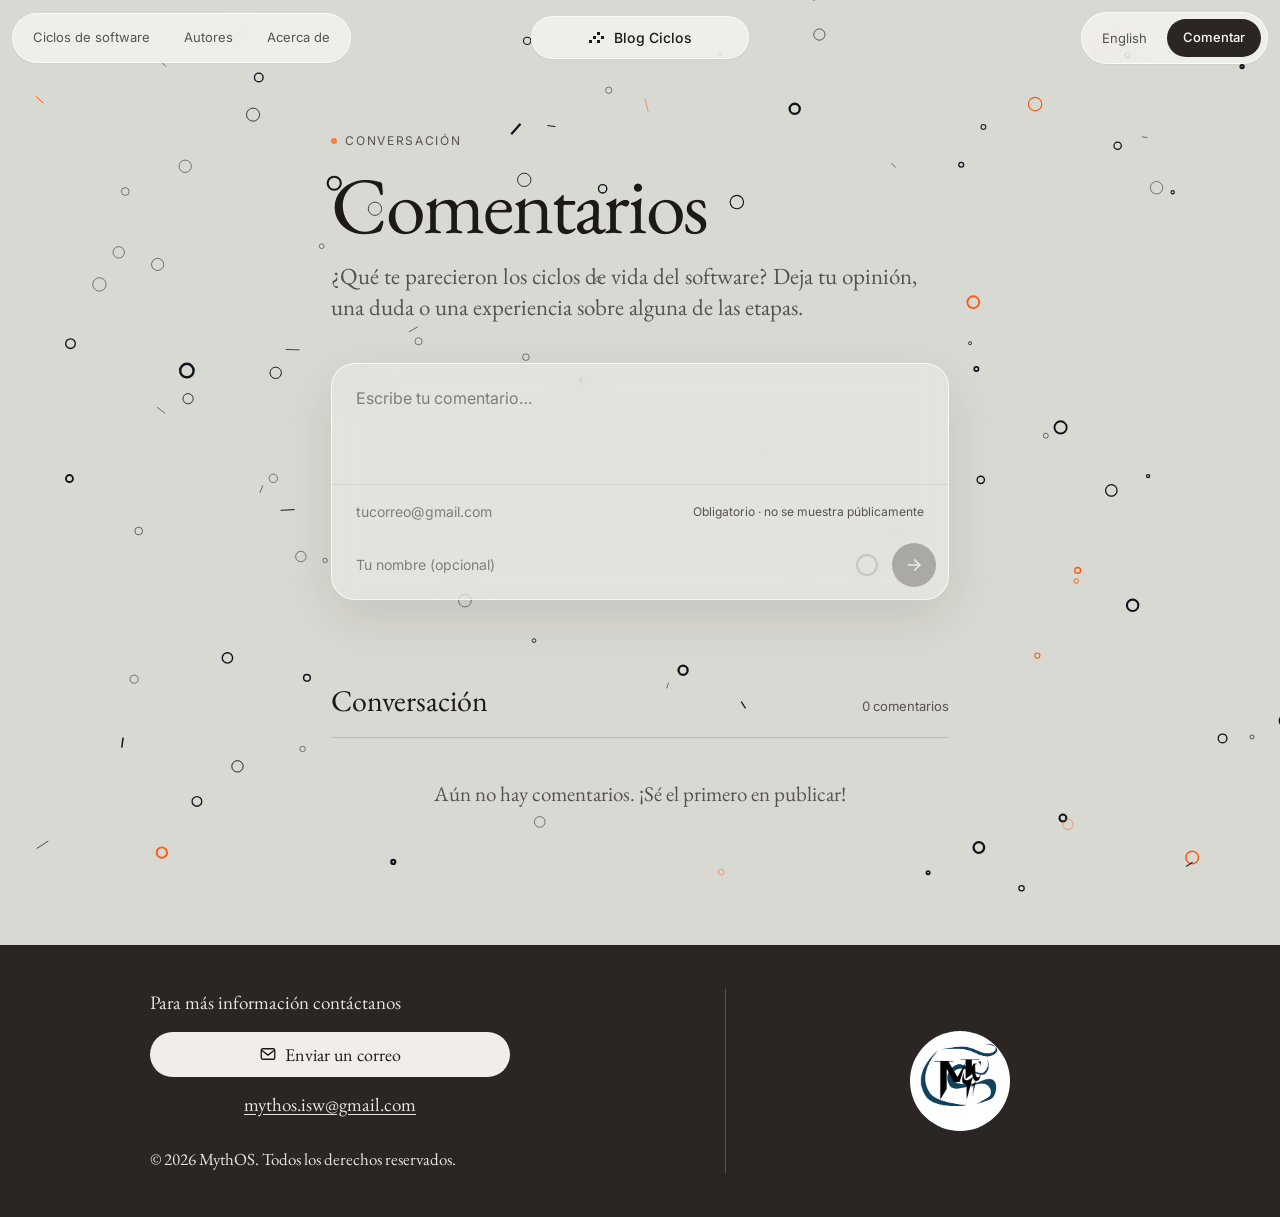
<file: comentarios.html>
<!doctype html>
<html lang="es">

<head>
    <meta charset="utf-8">
    <meta name="viewport" content="width=device-width, initial-scale=1, viewport-fit=cover">
    <meta name="theme-color" content="#d9d9d3">
    <meta name="color-scheme" content="light">
    <title>Comentarios - Blog Ciclos</title>
    <meta name="description" content="Comparte tu opinión sobre los ciclos de vida del software.">
    <link rel="preconnect" href="https://fonts.googleapis.com">
    <link rel="preconnect" href="https://fonts.gstatic.com" crossorigin>
    <link
        href="https://fonts.googleapis.com/css2?family=EB+Garamond:wght@400;500&family=Inter:wght@400;500&display=swap"
        rel="stylesheet">
    <link rel="stylesheet" href="styles.css">
    <link rel="stylesheet" href="comentarios.css">
    <link rel="stylesheet" href="mobile.css">
    <noscript><style>[data-in]{opacity:1 !important}</style></noscript>
</head>

<body>

    <!-- Fondo de partículas (detrás de todo) -->
    <canvas id="particles" class="bg-particles" aria-hidden="true"></canvas>

    <!-- Contenedor oculto del traductor de Google (lo controla translate.js) -->
    <div id="google_translate_element" hidden></div>

    <!-- ============ NAVBAR ============ -->
    <header class="nav" id="nav">
        <nav class="pill pill--left" aria-label="Principal">
            <a href="index.html#posts">Ciclos de software</a>
            <a href="index.html#autores">Autores</a>
            <a href="index.html#acerca">Acerca de</a>
        </nav>

        <a class="pill pill--logo" href="index.html" aria-label="Blog Ciclos, inicio">
            <svg class="logo-mark" width="18" height="18" viewBox="0 0 18 18" aria-hidden="true">
                <g fill="currentColor">
                    <rect x="1" y="11" width="3" height="3" />
                    <rect x="5" y="7" width="3" height="3" />
                    <rect x="9" y="3" width="3" height="3" />
                    <rect x="13" y="7" width="3" height="3" />
                    <rect x="9" y="11" width="3" height="3" />
                </g>
            </svg>
            <span>Blog Ciclos</span>
        </a>

        <div class="pill pill--right">
            <button type="button" class="link-muted js-translate" translate="no">Translate</button>
            <a href="comentarios.html" class="btn btn--dark btn--sm" aria-current="page">Comentar</a>
        </div>

        <button class="nav__toggle" id="navToggle" aria-expanded="false" aria-controls="navPanel"
            aria-label="Abrir menú">
            <span></span><span></span>
        </button>
    </header>

    <div class="nav__panel" id="navPanel" hidden>
        <a href="index.html#posts">Ciclos de software</a>
        <a href="index.html#autores">Autores</a>
        <a href="index.html#acerca">Acerca</a>
        <a href="index.html#mapa">Mapa curricular</a>
        <button type="button" class="nav__panel-btn js-translate" translate="no">Translate</button>
        <a href="comentarios.html" class="btn btn--dark">Comentar</a>
    </div>

    <main class="page" id="top">

        <!-- ============ ENCABEZADO ============ -->
        <header class="page__head">
            <span class="eyebrow" data-in>Conversación</span>
            <h1 data-in>Comentarios</h1>
            <p class="page__lead" data-in>¿Qué te parecieron los ciclos de vida del software? Deja tu opinión, una duda
                o una experiencia sobre alguna de las etapas.</p>
        </header>

        <!-- ============ COMPOSITOR ============ -->
        <form class="composer" id="commentForm" data-in novalidate>
            <label class="sr-only" for="cText">Tu comentario</label>
            <textarea class="composer__text" id="cText" name="text" maxlength="500" rows="3"
                placeholder="Escribe tu comentario…"></textarea>

            <div class="composer__row">
                <label class="sr-only" for="cEmail">Tu Gmail (obligatorio)</label>
                <input class="composer__email" id="cEmail" name="email" type="email" required
                    maxlength="60" autocomplete="email" inputmode="email" placeholder="tucorreo@gmail.com">
                <span class="composer__hint">Obligatorio · no se muestra públicamente</span>
            </div>

            <div class="composer__bar">
                <label class="sr-only" for="cName">Nombre (opcional)</label>
                <input class="composer__name" id="cName" name="name" type="text" maxlength="40"
                    autocomplete="nickname" placeholder="Tu nombre (opcional)">

                <span class="composer__count" id="charCount" aria-hidden="true"></span>
                <svg class="ring" id="ring" viewBox="0 0 26 26" aria-hidden="true">
                    <circle class="ring__bg" cx="13" cy="13" r="10" />
                    <circle class="ring__fg" id="ringFg" cx="13" cy="13" r="10" />
                </svg>

                <button type="submit" class="send" id="sendBtn" aria-label="Publicar comentario" disabled>
                    <svg width="20" height="20" viewBox="0 0 24 24" fill="none" stroke="currentColor" stroke-width="2"
                        stroke-linecap="round" stroke-linejoin="round" aria-hidden="true">
                        <path d="M5 12h14" />
                        <path d="m13 6 6 6-6 6" />
                    </svg>
                </button>
            </div>
        </form>
        <p class="composer__status" id="formStatus" role="status" aria-live="polite" translate="no"></p>

        <!-- ============ CONVERSACIÓN ============ -->
        <section class="thread" aria-labelledby="listaTitulo" data-in>
            <div class="thread__head">
                <h2 id="listaTitulo">Conversación</h2>
                <span class="thread__count"><span id="commentCount">0</span> comentarios</span>
            </div>
            <ul class="thread__list" id="commentList"></ul>
            <p class="thread__empty" id="commentEmpty">Aún no hay comentarios. ¡Sé el primero en publicar!</p>
        </section>
    </main>

    <!-- ============ FOOTER / CONTACTO ============ -->
    <footer class="footer" id="contacto">
        <div class="footer__inner">
            <div class="footer__info">
                <p class="footer__lead">Para más información contáctanos</p>
                <a class="footer__btn" href="mailto:mythos.isw@gmail.com?subject=Contacto%20MythOS">
                    <svg width="18" height="18" viewBox="0 0 24 24" fill="none" stroke="currentColor" stroke-width="1.8"
                        stroke-linecap="round" stroke-linejoin="round" aria-hidden="true">
                        <rect x="3" y="5" width="18" height="14" rx="2" />
                        <path d="m3.5 7 8.5 6.5L20.5 7" />
                    </svg>
                    Enviar un correo
                </a>
                <a class="footer__mail" href="mailto:mythos.isw@gmail.com">mythos.isw@gmail.com</a>
                <p class="footer__copy">© 2026 MythOS. Todos los derechos reservados.</p>
            </div>

            <span class="footer__divider" aria-hidden="true"></span>

            <div class="footer__brand">
                <span class="footer__circle">
                    <img src="assets/Mythos.jpeg" alt="Logo de MythOS" width="100" height="100" loading="lazy">
                </span>
            </div>
        </div>
    </footer>

    <script src="particles.js"></script>
    <script src="translate.js"></script>
    <script src="comentarios.js"></script>
    <script src="mobile.js"></script>
</body>

</html>
</file>
<file: styles.css>
/* ============ TOKENS ============ */
:root {
  --bg: #d9d9d3;
  --pill: rgba(255, 255, 255, 0.55);
  --pill-border: rgba(255, 255, 255, 0.7);
  --glass: rgba(255, 255, 255, 0.28);   /* nivel de cristal para los recuadros (más transparente que la navbar) */
  --ink: #1c1917;
  --ink-soft: #57534e;
  --dark: #2b2523;
  --accent-orange: #ff7a3d;
  --accent-olive: #a39a1c;
  --accent-gold: #e8a90c;

  --serif: "EB Garamond", Georgia, serif;
  --sans: "Inter", system-ui, sans-serif;

  --radius: 999px;
  --gutter: clamp(16px, 4vw, 52px);
}

/* ============ FONDO DE PARTÍCULAS ============ */
.bg-particles {
  position: fixed;
  inset: 0;
  width: 100%;
  height: 100%;
  z-index: -1;               /* detrás del contenido, encima del color de body */
  pointer-events: none;
}

/* ============ BASE ============ */
*, *::before, *::after { box-sizing: border-box; }
html { scroll-behavior: smooth; }
body {
  margin: 0;
  background: var(--bg);
  color: var(--ink);
  font-family: var(--sans);
  font-size: 15px;
  line-height: 1.5;
  -webkit-font-smoothing: antialiased;
}
a { color: inherit; text-decoration: none; }
h1, h2, h3 { font-family: var(--serif); font-weight: 400; margin: 0; }

/* ============ NAVBAR ============ */
.nav {
  position: fixed;
  inset: 12px 12px auto 12px;
  z-index: 50;
  display: grid;
  grid-template-columns: 1fr auto 1fr;
  align-items: center;
  gap: 12px;
  pointer-events: none;           /* solo las pastillas reciben clics */
}
.pill {
  pointer-events: auto;
  display: flex;
  align-items: center;
  gap: 6px;
  padding: 6px;
  background: var(--pill);
  border: 1px solid var(--pill-border);
  border-radius: var(--radius);
  backdrop-filter: blur(14px) saturate(1.2);
  -webkit-backdrop-filter: blur(14px) saturate(1.2);
  box-shadow: 0 1px 2px rgba(0,0,0,.04);
  transition: box-shadow .25s, background .25s;
}
.nav.is-scrolled .pill {
  background: rgba(255,255,255,.78);
  box-shadow: 0 6px 24px rgba(0,0,0,.08);
}

.pill--left { justify-self: start; }
.pill--right { justify-self: end; }
.pill--left a {
  padding: 8px 14px;
  border-radius: var(--radius);
  font-size: 13px;
  color: var(--ink-soft);
  transition: background .2s, color .2s;
}
.pill--left a:hover { background: rgba(0,0,0,.06); color: var(--ink); }

.pill--logo {
  justify-self: center;
  padding: 10px 56px;
  gap: 8px;
  font-size: 14px;
  font-weight: 500;
  letter-spacing: .01em;
}
.logo-mark { color: var(--ink); }

.link-muted {
  padding: 8px 14px; font-size: 13px; color: var(--ink-soft);
  font-family: inherit; background: none; border: 0; cursor: pointer;
}
.link-muted:hover { color: var(--ink); }

/* Botón hamburguesa (solo móvil) */
.nav__toggle {
  display: none;
  pointer-events: auto;
  justify-self: end;
  width: 42px; height: 42px;
  border: 1px solid var(--pill-border);
  border-radius: 50%;
  background: var(--pill);
  backdrop-filter: blur(14px);
  cursor: pointer;
  position: relative;
}
.nav__toggle span {
  position: absolute; left: 13px; right: 13px; height: 1.5px;
  background: var(--ink); transition: transform .25s;
}
.nav__toggle span:nth-child(1) { top: 17px; }
.nav__toggle span:nth-child(2) { top: 24px; }
.nav__toggle[aria-expanded="true"] span:nth-child(1) { transform: translateY(3.5px) rotate(45deg); }
.nav__toggle[aria-expanded="true"] span:nth-child(2) { transform: translateY(-3.5px) rotate(-45deg); }

.nav__panel {
  position: fixed; inset: 64px 12px auto 12px; z-index: 49;
  display: flex; flex-direction: column; gap: 4px; padding: 14px;
  background: rgba(255,255,255,.9);
  backdrop-filter: blur(16px);
  border-radius: 24px;
  box-shadow: 0 12px 40px rgba(0,0,0,.12);
}
.nav__panel[hidden] { display: none; }
.nav__panel a { padding: 12px 14px; border-radius: 14px; }
.nav__panel a:not(.btn):hover { background: rgba(0,0,0,.05); }
.nav__panel .btn { margin-top: 6px; text-align: center; }
.nav__panel-btn {
  padding: 12px 14px; border-radius: 14px; border: 0; background: none;
  font: inherit; text-align: left; cursor: pointer; color: inherit;
}
.nav__panel-btn:hover { background: rgba(0,0,0,.05); }

/* ============ BOTONES ============ */
.btn {
  display: inline-flex; align-items: center; justify-content: center;
  padding: 13px 22px;
  border-radius: var(--radius);
  font-size: 13px; font-weight: 500;
  cursor: pointer; border: 0;
  transition: transform .15s, background .2s;
}
.btn--sm { padding: 9px 16px; }
.btn--dark { background: var(--dark); color: #fff; }
.btn--dark:hover { background: #000; }
.btn:active { transform: scale(.97); }

/* Botón con esquinas tipo "visor" */
.btn--bracket {
  position: relative; padding: 13px 24px; background: transparent; border-radius: 4px;
}
.btn--bracket::before, .btn--bracket::after {
  content: ""; position: absolute; inset: 0; pointer-events: none;
  --c: var(--ink-soft); --l: 8px;
  background:
    linear-gradient(var(--c),var(--c)) top left / var(--l) 1px no-repeat,
    linear-gradient(var(--c),var(--c)) top left / 1px var(--l) no-repeat,
    linear-gradient(var(--c),var(--c)) top right / var(--l) 1px no-repeat,
    linear-gradient(var(--c),var(--c)) top right / 1px var(--l) no-repeat,
    linear-gradient(var(--c),var(--c)) bottom left / var(--l) 1px no-repeat,
    linear-gradient(var(--c),var(--c)) bottom left / 1px var(--l) no-repeat,
    linear-gradient(var(--c),var(--c)) bottom right / var(--l) 1px no-repeat,
    linear-gradient(var(--c),var(--c)) bottom right / 1px var(--l) no-repeat;
}

/* ============ HERO ============ */
.title-2 {
   color: brown;
}

.hero {
  min-height: 100svh;
  display: grid;
  grid-template-columns: minmax(0, 1fr) minmax(0, 1fr);
  align-items: center;
  gap: 0;                           /* tarjeta e imagen pegadas: forman un solo bloque */
  padding: 120px var(--gutter) 60px;
}

/* Tarjeta translúcida (efecto cristal) con la misma forma que la imagen del hero:
   mismo radio de esquinas, misma sombra y borde claro. */
.hero-card {
  /* Mismo tamaño que .hero__art: mismo ancho de columna, proporción y alto máximo */
  width: 100%;
  aspect-ratio: 4 / 3;
  max-height: 72vh;
  container-type: size;             /* el texto escala con el tamaño de la tarjeta */
  display: flex;
  flex-direction: column;
  justify-content: center;
  padding: clamp(20px, 5cqw, 48px);
  overflow: hidden;
  background: var(--glass);
  border: 1px solid var(--pill-border);
  border-right: 0;                                  /* sin borde en la unión con la imagen */
  border-radius: 20px 0 0 20px;                     /* esquinas redondas solo por fuera */
  box-shadow: 0 18px 50px rgba(28, 25, 23, .18);
  clip-path: inset(-80px 0 -80px -80px);            /* la sombra no se cuela sobre la imagen */
  backdrop-filter: blur(14px) saturate(1.2);
  -webkit-backdrop-filter: blur(14px) saturate(1.2);
  animation: heroCardIn .9s cubic-bezier(.17,.17,.34,1) both;
}
@keyframes heroCardIn {
  from { opacity: 0; transform: translateY(24px); }
  to   { opacity: 1; transform: none; }
}

.hero h1 {
  font-size: clamp(40px, 5.2vw, 68px);
  line-height: 1.05;
  letter-spacing: -.02em;
  margin-bottom: 28px;
}
.hero-card h1 { font-size: min(8cqw, 11cqh); margin-bottom: 2cqh; }
.hero-card h1:nth-of-type(2) { font-size: min(5.6cqw, 8cqh); margin-bottom: 3cqh; }
.hero__copy p {
  font-family: var(--serif);
  font-size: clamp(18px, 1.8vw, 24px);
  line-height: 1.3;
  color: var(--ink-soft);
  max-width: 28em;
  margin: 0 0 40px;
}
.hero-card p { margin: 0 0 4cqh; max-width: none; font-size: min(3.3cqw, 4.6cqh); }
.hero__cta { display: flex; gap: 14px; flex-wrap: wrap; }
.hero-card .hero__cta { margin-top: auto; padding-top: 1cqh; }
.hero-card p + .hero__cta { margin-top: 0; }
/* Imagen del hero: rectángulo con esquinas semiredondeadas */
.hero__art {
  margin: 0;
  width: 100%;
  justify-self: center;
  aspect-ratio: 4 / 3;
  max-height: 72vh;
  border-radius: 0 20px 20px 0;   /* esquinas redondas solo por fuera (se une a la tarjeta) */
  box-shadow: 0 18px 50px rgba(28, 25, 23, .18);
  clip-path: inset(-80px -80px -80px 0);   /* la sombra no se cuela sobre la tarjeta */
}

/* ============ EFECTO DE REVELADO DE IMAGEN ============
   Úsalo en cualquier contenedor: <div class="reveal-img"><img ...></div>
   (dale un tamaño con aspect-ratio y, si quieres, border-radius). */
.reveal-img {
  position: relative;
  overflow: hidden;
  isolation: isolate;             /* evita que las esquinas redondeadas "se escapen" en Safari */
}
.reveal-img img {
  position: absolute;
  left: 0;
  top: 0;
  width: 100%;
  height: 120%;                   /* margen extra para el deslizamiento hacia arriba */
  object-fit: cover;
  object-position: var(--pos, 50% 50%);
}
.reveal-cols {
  position: absolute;
  inset: 0;
  display: flex;
  z-index: 2;
  pointer-events: none;
}
.reveal-cols .col { position: relative; flex: none; width: 30px; height: 100%; }
.reveal-cols .col__bg {
  position: absolute;
  inset: 0;
  width: calc(100% + 1px);        /* evita líneas finas entre columnas */
  background: var(--bg);
  transform-origin: left center;
}

/* Oculta lo animable hasta que GSAP lo prepare (la clase la pone un script en <head>) */
.will-animate .hero h1,
.will-animate .hero__copy p,
.will-animate .hero__cta,
.will-animate .hero__art,
.will-animate .posts h2,
.will-animate .card { visibility: hidden; }

/* ============ POSTS ============ */
/* Recuadro de "Ciclos del software": mismo efecto de cristal translúcido que la tarjeta del hero */
.posts {
  display: grid;                               /* dos mitades: texto + mapa | riel de tarjetas */
  grid-template-columns: minmax(0, 1fr) minmax(0, 1fr);
  gap: clamp(28px, 5vw, 80px);
  align-items: stretch;
  margin: 0;                                   /* de borde a borde: ya no es una caja suelta */
  padding: 80px var(--gutter);
  background: var(--glass);                    /* conserva la transparencia */
  border-top: 1px solid var(--pill-border);
  border-bottom: 1px solid var(--pill-border);
  border-radius: 0;
  box-shadow: none;
  backdrop-filter: blur(14px) saturate(1.2);
  -webkit-backdrop-filter: blur(14px) saturate(1.2);
}
.posts h2 { font-size: clamp(28px, 3.4vw, 44px); margin-bottom: 36px; }
.posts__grid {
  display: grid; gap: 18px;
  grid-template-columns: repeat(auto-fill, minmax(260px, 1fr));
}
.card {
  display: flex; flex-direction: column; gap: 10px;
  padding: 24px;
  background: var(--glass);
  border: 1px solid var(--pill-border);
  border-radius: 20px;
  transition: transform .2s, background .2s;
}
.card:hover { transform: translateY(-3px); background: rgba(255,255,255,.5); }
.card.is-reveal { transition: none; }   /* mientras GSAP anima la tarjeta */
.card__media { aspect-ratio: 16 / 10; border-radius: 12px; margin-bottom: 6px; }
.card__tag { font-size: 11px; text-transform: uppercase; letter-spacing: .08em; color: var(--accent-olive); }
.card h3 { font-size: 24px; line-height: 1.15; }
.card p { margin: 0; color: var(--ink-soft); }
.card time { margin-top: auto; font-size: 12px; color: var(--ink-soft); }

/* ============ RIEL VERTICAL DE TARJETAS ============ */
.posts__info { min-width: 0; }
.rail-cell { position: relative; z-index: 2; min-height: 560px; }   /* z-index: el riel queda por encima del hero y del pie */
.rail {
  position: absolute;
  left: 0; right: 0;
  margin-inline: auto;
  width: min(100%, 440px);
  top: -60px; bottom: -60px;        /* ocupa el alto del section (que tiene 80px de padding) sin salirse de él */
  overflow: hidden;
  touch-action: pan-y;              /* en pantallas táctiles la página sigue desplazándose normal */
}
.rail__track { position: relative; will-change: transform; }
.rail--static { overflow-y: auto; top: 0; bottom: 0; }

.rail-card {
  display: flex; flex-direction: column; gap: 10px;
  margin-bottom: 18px;
  padding: 20px;
  background: var(--glass);
  border: 1px solid var(--pill-border);
  border-radius: 20px;
  backdrop-filter: blur(14px) saturate(1.2);
  -webkit-backdrop-filter: blur(14px) saturate(1.2);
  box-shadow: 0 10px 30px rgba(28, 25, 23, .10);
  transition: background .2s;
}
.rail-card:hover { background: rgba(255,255,255,.5); }
.rail-card .card__media {
  position: relative; overflow: hidden;
  aspect-ratio: 16 / 10; border-radius: 12px; margin-bottom: 6px;
}
.rail-card .card__media img {
  display: block; width: 100%; height: 100%;
  object-fit: cover; object-position: var(--pos, 50% 50%);
}
.rail-card h3 { font-size: 24px; line-height: 1.15; }
.rail-card p { margin: 0; color: var(--ink-soft); }
.rail-card time { font-size: 12px; color: var(--ink-soft); }

/* Mapa curricular (mitad izquierda) */
.mapa-block {
  margin-top: 48px;
  scroll-margin-top: 90px;          /* para que la navbar flotante no tape el mapa al llegar */
}
.mapa__title {
  font-size: clamp(26px, 3vw, 38px);
  line-height: 1.1;
  margin-bottom: 20px;
}
.mapa {
  width: min(400%, 1060px);          /* a la izquierda (sin centrar) */
  margin: 0 0 8px;                  /* fijo en su lugar: sin animación */
}
.mapa a {
  display: block;
  padding: clamp(8px, 1.6vw, 20px);
  background: var(--glass);         /* mismo cristal translúcido que los demás recuadros */
  border: 1px solid var(--pill-border);
  border-radius: 20px;
  box-shadow: 0 18px 50px rgba(28, 25, 23, .18);
  backdrop-filter: blur(14px) saturate(1.2);
  -webkit-backdrop-filter: blur(14px) saturate(1.2);
  cursor: zoom-in;
}
.mapa__media {                       /* contenedor de la imagen: recorta la entrada animada */
  position: relative; display: block;
  overflow: hidden; isolation: isolate;
  size-adjust: 2000px;
  border-radius: 8px;
}
.mapa img { display: block; width: 100%; height: auto; border-radius: 8px; }
.mapa figcaption { margin-top: 12px; font-size: 13px; color: var(--ink-soft); }

/* ============ PESTAÑAS · MATERIAL 3 EXPRESSIVE ============
   - Botones conectados: sueltos son píldoras; el seleccionado se transforma
     en un rectángulo redondeado (cambio de forma) con color primario y check.
   - Movimiento tipo "spring" (rebote), capa de estado y ondulación al tocar.
   - Paneles con contenedores tonales y formas grandes/asimétricas.
*/
.posts__info {
  --m3-primary: #ff7a3d;
  --m3-on-primary: #2a0f00;
  --m3-primary-container: #ffdbc9;
  --m3-on-primary-container: #4a1700;
  --m3-surface: rgba(255, 255, 255, .55);
  --m3-outline: rgba(28, 25, 23, .14);
  --m3-spring: cubic-bezier(.34, 1.56, .64, 1);
  --m3-spring-soft: cubic-bezier(.34, 1.3, .64, 1);
}
@supports (transition-timing-function: linear(0, 1)) {
  .posts__info {
    --m3-spring: linear(0, .009, .035 2.1%, .141, .281 6.7%, .723 12.9%, .938 16.7%, 1.017, 1.077, 1.121, 1.149 24.3%, 1.159, 1.163, 1.161, 1.154 29.9%, 1.129 32.8%, 1.051 39.6%, 1.017 43.1%, .991, .977 51%, .974 53.8%, .975 57.1%, .997 69.8%, 1.003 76.9%, 1);
  }
}

/* ---------- Pestañas: mismo estilo que la navbar ----------
   Una cápsula de cristal (como .pill) con enlaces dentro; la activa es
   oscura como el botón "Comentar" (.btn--dark). */
.tabs__list {
  display: inline-flex; flex-wrap: wrap; align-items: center; gap: 6px;
  max-width: 100%;
  margin-bottom: 36px;
  padding: 6px;
  background: var(--pill);
  border: 1px solid var(--pill-border);
  border-radius: 26px;
  backdrop-filter: blur(14px) saturate(1.2);
  -webkit-backdrop-filter: blur(14px) saturate(1.2);
  box-shadow: 0 1px 2px rgba(0,0,0,.04);
}
.tab-pill {
  padding: 8px 14px;
  font: inherit; font-size: 13px;
  color: var(--ink-soft);
  background: none;
  border: 0;
  border-radius: var(--radius);
  cursor: pointer;
  -webkit-tap-highlight-color: transparent;
  transition: background .2s, color .2s, transform .15s;
}
.tab-pill:hover { background: rgba(0,0,0,.06); color: var(--ink); }
.tab-pill:active { transform: scale(.97); }
.tab-pill:focus-visible { outline: 2px solid var(--accent-orange); outline-offset: 2px; }
.tab-pill.is-active { background: var(--dark); color: #fff; font-weight: 500; }
.tab-pill.is-active:hover { background: #000; color: #fff; }

/* ---------- Paneles ---------- */
.tabs__panel[hidden] { display: none; }
.tabs__panel.is-in { animation: m3PanelIn .6s var(--m3-spring-soft) both; }
@keyframes m3PanelIn {
  from { opacity: 0; transform: translateY(18px) scale(.97); }
  to   { opacity: 1; transform: none; }
}

.tabs__title {
  display: flex; align-items: center; gap: 14px;
  margin-bottom: 24px;
  font-size: clamp(30px, 3.4vw, 44px);
  line-height: 1.05; letter-spacing: -.02em;
}
/* Forma decorativa que se transforma de círculo a rombo redondeado */
.tabs__title::before {
  content: ""; flex: none;
  width: 16px; height: 16px;
  background: var(--m3-primary);
  border-radius: 6px;
  transform: rotate(45deg);
}
.tabs__panel.is-in .tabs__title::before { animation: m3Morph .9s var(--m3-spring) both; }
@keyframes m3Morph {
  from { border-radius: 50%; transform: rotate(0) scale(.3); }
  to   { border-radius: 6px; transform: rotate(45deg) scale(1); }
}

/* Conclusiones: contenedor tonal con esquina asimétrica */
#panel-concl > p {
  margin: 0;
  padding: 28px 30px;
  font-family: var(--serif); font-size: 22px; line-height: 1.35;
  color: var(--m3-on-primary-container);
  background: var(--m3-primary-container);
  border-radius: 32px 32px 32px 10px;
}

/* ---------- Tablas ---------- */
.tabs__table-wrap {
  overflow-x: auto;
  padding: 10px 12px 14px;
  background: var(--m3-surface);
  border: 1px solid var(--m3-outline);
  border-radius: 32px;
  backdrop-filter: blur(14px) saturate(1.2);
  -webkit-backdrop-filter: blur(14px) saturate(1.2);
}
.tabs__table {
  width: 100%;
  border-collapse: separate; border-spacing: 0 6px;
  font-size: 15px;
}
.tabs__table th {
  padding: 10px 18px 4px; text-align: left;
  font-size: 12px; font-weight: 500; letter-spacing: .1em; text-transform: uppercase;
  color: var(--ink-soft);
}
/* Cada fila es una "tarjeta" tonal con formas variadas */
.tabs__table td {
  padding: 16px 18px;
  background: rgba(255, 255, 255, .6);
  border-radius: 8px;
  transition: background-color .25s;
}
.tabs__table td:first-child { border-radius: 22px 8px 8px 22px; font-weight: 500; }
.tabs__table td:last-child  { border-radius: 8px 22px 22px 8px; }
.tabs__table tbody tr:hover td { background: var(--m3-primary-container); }

/* Las filas entran en cascada con rebote */
.tabs__panel.is-in .tabs__table tbody tr {
  animation: m3Row .55s var(--m3-spring-soft) both;
  animation-delay: calc(var(--i, 0) * 60ms + 120ms);
}
.tabs__table tbody tr:nth-child(2) { --i: 1; }
.tabs__table tbody tr:nth-child(3) { --i: 2; }
.tabs__table tbody tr:nth-child(4) { --i: 3; }
.tabs__table tbody tr:nth-child(5) { --i: 4; }
.tabs__table tbody tr:nth-child(n+6) { --i: 5; }
@keyframes m3Row {
  from { opacity: 0; transform: translateY(14px); }
  to   { opacity: 1; transform: none; }
}

@media (max-width: 520px) {
  #panel-concl > p { padding: 22px 22px; font-size: 20px; }
}
@media (prefers-reduced-motion: reduce) {
  .tab-pill { transition: none; }
  .tabs__panel.is-in,
  .tabs__panel.is-in .tabs__title::before,
  .tabs__panel.is-in .tabs__table tbody tr { animation: none; }
}

/* ---------- Tabla de responsabilidades por rol ---------- */
.tabs__title--sm { font-size: clamp(22px, 2.3vw, 30px); line-height: 1.15; }
.tabs__table-wrap:focus-visible { outline: 2px solid var(--accent-orange); outline-offset: 2px; }

.tabs__table--roles { min-width: 780px; font-size: 14px; line-height: 1.35; }
.tabs__table--roles thead th {
  padding: 14px 12px;
  text-align: center;
  font-size: 14px; font-weight: 600; letter-spacing: 0; text-transform: none;
  color: var(--ink);
  background: #a9b9d0;
  border-radius: 8px;
}
.tabs__table--roles thead th:first-child { border-radius: 18px 8px 8px 18px; }
.tabs__table--roles thead th:last-child  { border-radius: 8px 18px 18px 8px; }

.tabs__table--roles tbody th {
  width: 132px;
  padding: 14px 12px;
  text-align: center;
  font-size: 14px; font-weight: 600; letter-spacing: 0; text-transform: none;
  color: var(--ink);
  background: #c6d1e2;
  border-radius: 18px 8px 8px 18px;
}
.tabs__table--roles tbody td { vertical-align: middle; min-width: 130px; }
.tabs__table--roles tbody td:nth-child(2) { min-width: 230px; }
.tabs__table--roles tbody tr:nth-child(even) td { background: rgba(224, 229, 237, .8); }
.tabs__table--roles tbody tr:hover td { background: var(--m3-primary-container); }
.tabs__table--roles tbody td:last-child { border-radius: 8px 18px 18px 8px; }
.tabs__table--roles tbody td:first-child { border-radius: 8px; font-weight: 400; }

/* ---------- Tabla comparativa (Aspecto / Fábregas / Senn / Pressman) ---------- */
.tabs__table--compare { min-width: 640px; }
.tabs__table--compare tbody th {
  width: auto; min-width: 190px;
  text-align: left; font-weight: 500;
  background: rgba(255, 255, 255, .6);
}
.tabs__table--compare tbody tr:nth-child(even) th { background: rgba(224, 229, 237, .8); }
.tabs__table--compare tbody tr:hover th { background: var(--m3-primary-container); }
.tabs__table--compare tbody th.ic::before {
  content: ""; display: inline-block;
  width: 20px; height: 20px; margin-right: 10px; vertical-align: -4px;
  background: var(--ink-soft);
  -webkit-mask: var(--ic) center / contain no-repeat;
          mask: var(--ic) center / contain no-repeat;
}
.ic-gear { --ic: url("data:image/svg+xml,%3Csvg xmlns='http://www.w3.org/2000/svg' viewBox='0 0 24 24'%3E%3Cpath d='M19.14 12.94c.04-.3.06-.61.06-.94 0-.32-.02-.64-.07-.94l2.03-1.58c.18-.14.23-.41.12-.61l-1.92-3.32c-.12-.22-.37-.29-.59-.22l-2.39.96c-.5-.38-1.03-.7-1.62-.94l-.36-2.54c-.04-.24-.24-.41-.48-.41h-3.84c-.24 0-.43.17-.47.41l-.36 2.54c-.59.24-1.13.57-1.62.94l-2.39-.96c-.22-.08-.47 0-.59.22L2.74 8.87c-.12.21-.08.47.12.61l2.03 1.58c-.05.3-.09.63-.09.94s.02.64.07.94l-2.03 1.58c-.18.14-.23.41-.12.61l1.92 3.32c.12.22.37.29.59.22l2.39-.96c.5.38 1.03.7 1.62.94l.36 2.54c.05.24.24.41.48.41h3.84c.24 0 .44-.17.47-.41l.36-2.54c.59-.24 1.13-.56 1.62-.94l2.39.96c.22.08.47 0 .59-.22l1.92-3.32c.12-.22.07-.47-.12-.61l-2.01-1.58zM12 15.6c-1.98 0-3.6-1.62-3.6-3.6s1.62-3.6 3.6-3.6 3.6 1.62 3.6 3.6-1.62 3.6-3.6 3.6z'/%3E%3C/svg%3E"); }
.ic-chart { --ic: url("data:image/svg+xml,%3Csvg xmlns='http://www.w3.org/2000/svg' viewBox='0 0 24 24'%3E%3Cpath d='M19 3H5c-1.1 0-2 .9-2 2v14c0 1.1.9 2 2 2h14c1.1 0 2-.9 2-2V5c0-1.1-.9-2-2-2zM9 17H7v-7h2v7zm4 0h-2V7h2v10zm4 0h-2v-4h2v4z'/%3E%3C/svg%3E"); }
.ic-layout { --ic: url("data:image/svg+xml,%3Csvg xmlns='http://www.w3.org/2000/svg' viewBox='0 0 24 24'%3E%3Cpath d='M3 13h8V3H3v10zm0 8h8v-6H3v6zm10 0h8V11h-8v10zm0-18v6h8V3h-8z'/%3E%3C/svg%3E"); }
.ic-code { --ic: url("data:image/svg+xml,%3Csvg xmlns='http://www.w3.org/2000/svg' viewBox='0 0 24 24'%3E%3Cpath d='M9.4 16.6 4.8 12l4.6-4.6L8 6l-6 6 6 6 1.4-1.4zm5.2 0 4.6-4.6-4.6-4.6L16 6l6 6-6 6-1.4-1.4z'/%3E%3C/svg%3E"); }
.ic-search { --ic: url("data:image/svg+xml,%3Csvg xmlns='http://www.w3.org/2000/svg' viewBox='0 0 24 24'%3E%3Cpath d='M15.5 14h-.79l-.28-.27C15.41 12.59 16 11.11 16 9.5 16 5.91 13.09 3 9.5 3S3 5.91 3 9.5 5.91 16 9.5 16c1.61 0 3.09-.59 4.23-1.57l.27.28v.79l5 4.99L20.49 19l-4.99-5zm-6 0C7.01 14 5 11.99 5 9.5S7.01 5 9.5 5 14 7.01 14 9.5 11.99 14 9.5 14z'/%3E%3C/svg%3E"); }
.ic-case { --ic: url("data:image/svg+xml,%3Csvg xmlns='http://www.w3.org/2000/svg' viewBox='0 0 24 24'%3E%3Cpath d='M20 6h-4V4c0-1.11-.89-2-2-2h-4c-1.11 0-2 .89-2 2v2H4c-1.11 0-1.99.89-1.99 2L2 19c0 1.11.89 2 2 2h16c1.11 0 2-.89 2-2V8c0-1.11-.89-2-2-2zm-6 0h-4V4h4v2z'/%3E%3C/svg%3E"); }
.ic-wrench { --ic: url("data:image/svg+xml,%3Csvg xmlns='http://www.w3.org/2000/svg' viewBox='0 0 24 24'%3E%3Cpath d='M22.7 19l-9.1-9.1c.9-2.3.4-5-1.5-6.9-2-2-5-2.4-7.4-1.3L9 6 6 9 1.6 4.7C.4 7.1.9 10.1 2.9 12.1c1.9 1.9 4.6 2.4 6.9 1.5l9.1 9.1c.4.4 1 .4 1.4 0l2.3-2.3c.5-.4.5-1.1.1-1.4z'/%3E%3C/svg%3E"); }
.ic-tree { --ic: url("data:image/svg+xml,%3Csvg xmlns='http://www.w3.org/2000/svg' viewBox='0 0 24 24'%3E%3Cpath d='M22 11V3h-7v3H9V3H2v8h7V8h2v10h4v3h7v-8h-7v3h-2V8h2v3z'/%3E%3C/svg%3E"); }

/* ---------- Ventajas / desventajas y paneles de lista ---------- */
.proscons { display: grid; grid-template-columns: repeat(auto-fit, minmax(220px, 1fr)); gap: 12px; }
.proscons__col {
  padding: 22px 24px;
  color: var(--ink);
  border: 1px solid rgba(255, 255, 255, .6);
  border-radius: 28px 28px 28px 10px;
  box-shadow: 0 10px 26px rgba(28, 25, 23, .10);
}
.proscons__col--pro { background: #c3e8c8; }
.proscons__col--con { background: #f1c0cc; border-radius: 28px 28px 10px 28px; }
.proscons__col h4 { margin: 0 0 12px; font-family: var(--serif); font-size: 26px; font-weight: 400; line-height: 1.1; }
.proscons__col ul, .tabs__card ul { margin: 0; padding-left: 20px; line-height: 1.5; }
.proscons__col li, .tabs__card li { margin-bottom: 6px; }
.proscons__col li:last-child, .tabs__card li:last-child { margin-bottom: 0; }

.tabs__card {
  padding: 22px 28px;
  font-size: 16px;
  background: var(--m3-surface);
  border: 1px solid var(--m3-outline);
  border-radius: 32px;
  backdrop-filter: blur(14px) saturate(1.2);
  -webkit-backdrop-filter: blur(14px) saturate(1.2);
}

.tabs__panel.is-in .proscons__col,
.tabs__panel.is-in .tabs__card {
  animation: m3Row .55s var(--m3-spring-soft) both;
  animation-delay: 120ms;
}
.tabs__panel.is-in .proscons__col:nth-child(2) { animation-delay: 190ms; }
@media (prefers-reduced-motion: reduce) {
  .tabs__panel.is-in .proscons__col,
  .tabs__panel.is-in .tabs__card { animation: none; }
}

/* ---------- Tabla 1: materias por etapa (estilo tablero) ---------- */
.tabs__caption { margin: -10px 0 20px; font-size: 14px; color: var(--ink-soft); }

.cycle-board {
  display: flex; align-items: stretch; gap: 12px;
  padding: 4px 2px 16px;
  overflow-x: auto;
  scroll-snap-type: x proximity;
  overscroll-behavior-x: contain;
  scrollbar-width: thin;
  scrollbar-color: rgba(28, 25, 23, .35) transparent;
  border-radius: 20px;
}
.cycle-board:focus-visible { outline: 2px solid var(--accent-orange); outline-offset: 2px; }

.cycle-col {
  flex: 0 0 214px;
  scroll-snap-align: start;
  display: flex; flex-direction: column;
  overflow: hidden;
  background: var(--c-bg);
  border: 1px solid rgba(255, 255, 255, .6);
  border-radius: 20px;
  box-shadow: 0 10px 26px rgba(28, 25, 23, .12);
}
.cycle-col--wide { flex-basis: 300px; }

.cycle-col__head {
  display: flex; align-items: center; gap: 12px;
  padding: 12px 14px;
  background: var(--c-head);
  color: #fff;
  box-shadow: inset 0 -1px 0 rgba(0, 0, 0, .12);
}
.cycle-col__head::after {
  content: ""; flex: none; margin-left: auto;
  width: 20px; height: 20px;
  background: currentColor; opacity: .9;
  -webkit-mask: url("data:image/svg+xml,%3Csvg xmlns='http://www.w3.org/2000/svg' viewBox='0 0 24 24'%3E%3Cpath d='M4 11h12.17l-5.59-5.59L12 4l8 8-8 8-1.41-1.41L16.17 13H4z'/%3E%3C/svg%3E") center / contain no-repeat;
          mask: url("data:image/svg+xml,%3Csvg xmlns='http://www.w3.org/2000/svg' viewBox='0 0 24 24'%3E%3Cpath d='M4 11h12.17l-5.59-5.59L12 4l8 8-8 8-1.41-1.41L16.17 13H4z'/%3E%3C/svg%3E") center / contain no-repeat;
}
.cycle-col__num {
  display: grid; place-items: center; flex: none;
  width: 34px; height: 34px;
  font-family: var(--serif); font-size: 22px; line-height: 1;
  background: rgba(255, 255, 255, .16);
  border: 1px solid rgba(255, 255, 255, .6);
  border-radius: 9px;
}
.cycle-col__head h4 {
  margin: 0;
  font-family: var(--sans); font-size: 12.5px; font-weight: 500;
  letter-spacing: .14em; text-transform: uppercase;
}

.cycle-col__list {
  display: flex; flex-wrap: wrap; gap: 8px; align-content: flex-start;
  list-style: none; margin: 0; padding: 12px;
}
.cycle-col__list li {
  flex: 1 1 100%;
  display: flex; align-items: center; justify-content: space-between; gap: 10px;
  padding: 9px 12px;
  font-size: 14px; line-height: 1.2;
  color: var(--ink);
  background: var(--c-chip);
  border: 1px solid rgba(255, 255, 255, .85);
  border-radius: 11px;
  box-shadow: 0 1px 2px rgba(28, 25, 23, .06);
  transition: transform .2s, box-shadow .2s;
}
.cycle-col--wide .cycle-col__list li { flex: 1 1 auto; }
.cycle-col__list li::after {
  content: ""; flex: none;
  width: 15px; height: 15px;
  background: #4f8f5f;
  -webkit-mask: url("data:image/svg+xml,%3Csvg xmlns='http://www.w3.org/2000/svg' viewBox='0 0 24 24'%3E%3Cpath d='M9 16.2 4.8 12l-1.4 1.4L9 19 21 7l-1.4-1.4z'/%3E%3C/svg%3E") center / contain no-repeat;
          mask: url("data:image/svg+xml,%3Csvg xmlns='http://www.w3.org/2000/svg' viewBox='0 0 24 24'%3E%3Cpath d='M9 16.2 4.8 12l-1.4 1.4L9 19 21 7l-1.4-1.4z'/%3E%3C/svg%3E") center / contain no-repeat;
}
.cycle-col__list li.is-alt { background: #d3eed6; }
.cycle-col__list li:hover { transform: translateY(-1px); box-shadow: 0 6px 14px rgba(28, 25, 23, .12); }

.cycle-col--blue   { --c-bg: #b8d2ea; --c-head: linear-gradient(180deg, #2f86d9, #1d62b4); --c-chip: #e3eff9; }
.cycle-col--yellow { --c-bg: #f8e9ad; --c-head: linear-gradient(180deg, #f7b90a, #e8a000); --c-chip: #fcf4d0; }
.cycle-col--purple { --c-bg: #d9cfec; --c-head: linear-gradient(180deg, #7a3dc2, #5a2399); --c-chip: #ece6f6; }
.cycle-col--green  { --c-bg: #c3e8c8; --c-head: linear-gradient(180deg, #46b563, #2f9a4e); --c-chip: #e3f5e5; }
.cycle-col--pink   { --c-bg: #f1c0cc; --c-head: linear-gradient(180deg, #e0346a, #c61f55); --c-chip: #f9e1e7; }

/* Las columnas entran en cascada */
.tabs__panel.is-in .cycle-col {
  animation: m3Row .55s var(--m3-spring-soft) both;
  animation-delay: calc(var(--i, 0) * 70ms + 120ms);
}
.cycle-col:nth-child(2) { --i: 1; }
.cycle-col:nth-child(3) { --i: 2; }
.cycle-col:nth-child(4) { --i: 3; }
.cycle-col:nth-child(5) { --i: 4; }

@media (max-width: 520px) {
  .cycle-col { flex-basis: 190px; }
  .cycle-col--wide { flex-basis: 270px; }
}
@media (prefers-reduced-motion: reduce) {
  .tabs__panel.is-in .cycle-col { animation: none; }
  .cycle-col__list li { transition: none; }
}

/* ============ VISOR AMPLIADO (lightbox) ============ */
.lightbox {
  position: fixed; inset: 0; z-index: 100;
  display: flex; align-items: flex-start; justify-content: center;
  padding: 56px 16px 24px;
  background: rgba(20, 18, 17, .82);
  backdrop-filter: blur(6px);
  -webkit-backdrop-filter: blur(6px);
  overflow: auto;                   /* permite desplazarse cuando la imagen está en zoom */
  animation: lbIn .2s ease-out;
}
.lightbox[hidden] { display: none; }
@keyframes lbIn { from { opacity: 0; } to { opacity: 1; } }
.lightbox__img {
  display: block;
  margin: auto;
  max-width: 100%;
  max-height: calc(100vh - 90px);
  height: auto;
  background: #fff;
  border-radius: 10px;
  box-shadow: 0 30px 80px rgba(0, 0, 0, .5);
  cursor: zoom-in;
}
.lightbox.is-zoomed { align-items: flex-start; }
.lightbox.is-zoomed .lightbox__img {
  max-width: none; max-height: none;
  width: min(2000px, 220vw);
  margin: 0 auto;
  cursor: zoom-out;
}
.lightbox__close {
  position: fixed; top: 12px; right: 12px; z-index: 101;
  width: 42px; height: 42px;
  border: 1px solid var(--pill-border); border-radius: 50%;
  background: var(--pill); color: var(--ink);
  font-size: 22px; line-height: 1; cursor: pointer;
  backdrop-filter: blur(14px); -webkit-backdrop-filter: blur(14px);
}
.lightbox__close:hover { background: rgba(255,255,255,.85); }
.lightbox__hint {
  position: fixed; left: 50%; bottom: 12px; transform: translateX(-50%);
  padding: 6px 14px; border-radius: var(--radius);
  background: rgba(0,0,0,.55); color: #fff; font-size: 12px; pointer-events: none;
}
body.lb-open { overflow: hidden; }

.ISW {
    margin-bottom: -20px;
}

/* ============ FOOTER / CONTACTO ============ */
.footer {
  padding: 44px var(--gutter);
  background: var(--dark);          /* negro claro del sitio (#2b2523) */
  color: #e7e3df;
  font-family: var(--serif);
  font-size: 19px;
}
.footer__inner {
  max-width: 980px;
  margin: 0 auto;
  display: grid;
  grid-template-columns: minmax(0, 1.5fr) 1px minmax(0, 1fr);
  align-items: stretch;
  gap: clamp(24px, 5vw, 64px);
}
.footer__info { display: flex; flex-direction: column; align-items: flex-start; gap: 14px; max-width: 360px; }
.footer__lead { margin: 0; }
.footer__btn {
  display: flex; align-items: center; justify-content: center; gap: 8px;
  width: 100%;
  padding: 9px 20px;
  background: #f1eeea; color: var(--ink);
  border-radius: var(--radius);
  font-size: 18px;
  transition: background .2s, color .2s, transform .15s;
}
.footer__btn:hover { background: var(--accent-orange); color: #fff; }
.footer__btn:active { transform: scale(.98); }
.footer__mail {
  align-self: center;
  text-decoration: underline; text-underline-offset: 3px;
}
.footer__mail:hover { color: var(--accent-orange); }
.footer__copy { margin: 14px 0 0; font-size: 17px; }
.footer__divider { background: rgba(255, 255, 255, .22); width: 1px; }
.footer__brand { display: flex; align-items: center; justify-content: center; }
.footer__circle {
  display: grid; place-items: center;
  width: 100px; height: 100px;
  border-radius: 50%;
  overflow: hidden;
  background: #fff;                 /* el logo tiene fondo blanco */
  border: 1px solid rgba(255, 255, 255, .12);
}
.footer__circle img {
  display: block; width: 100%; height: 100%;
  object-fit: cover; object-position: center;
}
@media (max-width: 700px) {
  .footer__inner { grid-template-columns: 1fr; }
  .footer__divider { width: 100%; height: 1px; }
  .footer__brand { order: -1; justify-content: flex-start; }
  .footer__circle { width: 72px; height: 72px; }
}

/* ============ GOOGLE TRANSLATE: ocultar su interfaz ============ */
.skiptranslate iframe, .goog-te-banner-frame { display: none !important; }
body { top: 0 !important; }
#google_translate_element, .goog-logo-link, .goog-te-gadget { display: none !important; }
font { background: transparent !important; box-shadow: none !important; }

/* ============ RESPONSIVE ============ */
@media (max-width: 860px) {
  .nav { grid-template-columns: 1fr auto; }
  .pill--left, .pill--right { display: none; }
  .pill--logo { justify-self: start; padding: 10px 20px; }
  .nav__toggle { display: block; }
  .posts { grid-template-columns: 1fr; }
  .rail-cell { min-height: 560px; }
  .rail { top: 0; bottom: 0; }
  .hero { grid-template-columns: 1fr; padding-top: 110px; }
  .hero__art {
    order: -1; aspect-ratio: 16 / 10; max-height: 42vh;
    border-radius: 20px 20px 0 0;
    clip-path: inset(-80px -80px 0 -80px);
  }
  /* En móvil la tarjeta crece con su contenido para que el texto no se corte */
  .hero-card {
    aspect-ratio: auto; max-height: none; container-type: normal;
    border: 1px solid var(--pill-border); border-top: 0;
    border-radius: 0 0 20px 20px;
    clip-path: inset(0 -80px -80px -80px);
  }
  .hero-card h1 { font-size: clamp(34px, 9vw, 48px); margin-bottom: 12px; }
  .hero-card h1:nth-of-type(2) { font-size: clamp(26px, 6.5vw, 36px); margin-bottom: 14px; }
  .hero-card p { font-size: 18px; margin-bottom: 24px; }
}

@media (prefers-reduced-motion: reduce) {
  html { scroll-behavior: auto; }
  * { transition: none !important; }
  .hero-card, .mapa { animation: none; }
  .tabs__panel { animation: none; }
}

/* ---------- Ventajas / desventajas (contenido extendido) ----------
   Pega esto en styles.css, justo después del bloque ".proscons ..." existente. */
.proscons--stack { grid-template-columns: 1fr; gap: 16px; }

.proscons__lead {
  margin: 0 0 16px;
  font-family: var(--serif); font-size: 19px; line-height: 1.35;
}
.proscons__list { margin: 0; display: grid; gap: 8px; }
.proscons__list > div {
  padding: 12px 16px;
  background: rgba(255, 255, 255, .55);
  border-radius: 14px;
}
.proscons__list dt { font-weight: 600; font-size: 15px; margin-bottom: 2px; }
.proscons__list dd { margin: 0; font-size: 14.5px; line-height: 1.45; }
.proscons__list dd p { margin: 0 0 8px; }
.proscons__list dd p:last-child { margin-bottom: 0; }

.proscons__note {
  margin: 16px 0 0; padding: 12px 16px;
  font-size: 14.5px; line-height: 1.45;
  background: rgba(255, 255, 255, .35);
  border-left: 3px solid #4f8f5f;
  border-radius: 6px 14px 14px 6px;
}
.proscons__flow {
  display: inline-block;
  padding: 8px 16px !important;
  font-family: var(--serif); font-size: 22px; letter-spacing: .06em;
  background: rgba(255, 255, 255, .7);
  border-radius: 999px;
}

/* Cascada de entrada para columnas apiladas */
.tabs__panel.is-in .proscons--stack .proscons__col:nth-child(2) { animation-delay: 220ms; }

/* ---------- Ventajas / desventajas (contenido extendido) ----------
   Pega esto en styles.css, justo después del bloque ".proscons ..." existente. */
.proscons--stack { grid-template-columns: 1fr; gap: 16px; }

.proscons__lead {
  margin: 0 0 16px;
  font-family: var(--serif); font-size: 19px; line-height: 1.35;
}
.proscons__list { margin: 0; display: grid; gap: 8px; }
.proscons__list > div {
  padding: 12px 16px;
  background: rgba(255, 255, 255, .55);
  border-radius: 14px;
}
.proscons__list dt { font-weight: 600; font-size: 15px; margin-bottom: 2px; }
.proscons__list dd { margin: 0; font-size: 14.5px; line-height: 1.45; }
.proscons__list dd p { margin: 0 0 8px; }
.proscons__list dd p:last-child { margin-bottom: 0; }

.proscons__note {
  margin: 16px 0 0; padding: 12px 16px;
  font-size: 14.5px; line-height: 1.45;
  background: rgba(255, 255, 255, .35);
  border-left: 3px solid #4f8f5f;
  border-radius: 6px 14px 14px 6px;
}
.proscons__flow {
  display: inline-block;
  padding: 8px 16px !important;
  font-family: var(--serif); font-size: 22px; letter-spacing: .06em;
  background: rgba(255, 255, 255, .7);
  border-radius: 999px;
}

/* Cascada de entrada para columnas apiladas */
.tabs__panel.is-in .proscons--stack .proscons__col:nth-child(2) { animation-delay: 220ms; }

/* ---------- Competencias de egreso ---------- */
.skills { list-style: none; margin: 0; padding: 0; display: grid; gap: 10px; }
.skills__item {
  padding: 18px 22px;
  background: var(--m3-surface);
  border: 1px solid var(--m3-outline);
  border-radius: 8px 28px 28px 8px;
  backdrop-filter: blur(14px) saturate(1.2);
  -webkit-backdrop-filter: blur(14px) saturate(1.2);
  transition: background-color .25s;
}
.skills__item:nth-child(odd) { border-radius: 28px 8px 8px 28px; }
.skills__item:hover { background: var(--m3-primary-container); }
.skills__item h4 {
  margin: 0 0 6px;
  font-family: var(--serif); font-size: 23px; font-weight: 400; line-height: 1.15;
}
.skills__item p { margin: 0; font-size: 15px; line-height: 1.45; }
.skills__rel { margin-top: 10px !important; font-size: 13.5px !important; color: var(--ink-soft); }
.skills__rel span { font-weight: 600; color: var(--ink); }

.tabs__panel.is-in .skills__item {
  animation: m3Row .55s var(--m3-spring-soft) both;
  animation-delay: calc(var(--i, 0) * 60ms + 120ms);
}
.skills__item:nth-child(2) { --i: 1; }
.skills__item:nth-child(3) { --i: 2; }
.skills__item:nth-child(4) { --i: 3; }
.skills__item:nth-child(5) { --i: 4; }
.skills__item:nth-child(6) { --i: 5; }
@media (prefers-reduced-motion: reduce) {
  .tabs__panel.is-in .skills__item { animation: none; }
}

/* Texto introductorio de Áreas de desempeño */
.skills-intro {
  margin-top: 16px;
  padding: 24px 28px;
  background: var(--m3-primary-container);
  color: var(--m3-on-primary-container);
  border-radius: 32px 32px 32px 10px;
}
.skills-intro h4 {
  margin: 0 0 12px;
  font-family: var(--serif); font-size: 25px; font-weight: 400; line-height: 1.15;
}
.skills-intro p { margin: 0 0 12px; font-size: 15px; line-height: 1.55; }
.skills-intro p:last-child { margin-bottom: 0; }

/* ---------- Ventajas / desventajas (contenido extendido) ----------
   Pega esto en styles.css, justo después del bloque ".proscons ..." existente. */
.proscons--stack { grid-template-columns: 1fr; gap: 16px; }

.proscons__lead {
  margin: 0 0 16px;
  font-family: var(--serif); font-size: 19px; line-height: 1.35;
}
.proscons__list { margin: 0; display: grid; gap: 8px; }
.proscons__list > div {
  padding: 12px 16px;
  background: rgba(255, 255, 255, .55);
  border-radius: 14px;
}
.proscons__list dt { font-weight: 600; font-size: 15px; margin-bottom: 2px; }
.proscons__list dd { margin: 0; font-size: 14.5px; line-height: 1.45; }
.proscons__list dd p { margin: 0 0 8px; }
.proscons__list dd p:last-child { margin-bottom: 0; }

.proscons__note {
  margin: 16px 0 0; padding: 12px 16px;
  font-size: 14.5px; line-height: 1.45;
  background: rgba(255, 255, 255, .35);
  border-left: 3px solid #4f8f5f;
  border-radius: 6px 14px 14px 6px;
}
.proscons__flow {
  display: inline-block;
  padding: 8px 16px !important;
  font-family: var(--serif); font-size: 22px; letter-spacing: .06em;
  background: rgba(255, 255, 255, .7);
  border-radius: 999px;
}

/* Cascada de entrada para columnas apiladas */
.tabs__panel.is-in .proscons--stack .proscons__col:nth-child(2) { animation-delay: 220ms; }

/* ---------- Competencias de egreso ---------- */
.skills { list-style: none; margin: 0; padding: 0; display: grid; gap: 10px; }
.skills__item {
  padding: 18px 22px;
  background: var(--m3-surface);
  border: 1px solid var(--m3-outline);
  border-radius: 8px 28px 28px 8px;
  backdrop-filter: blur(14px) saturate(1.2);
  -webkit-backdrop-filter: blur(14px) saturate(1.2);
  transition: background-color .25s;
}
.skills__item:nth-child(odd) { border-radius: 28px 8px 8px 28px; }
.skills__item:hover { background: var(--m3-primary-container); }
.skills__item h4 {
  margin: 0 0 6px;
  font-family: var(--serif); font-size: 23px; font-weight: 400; line-height: 1.15;
}
.skills__item p { margin: 0; font-size: 15px; line-height: 1.45; }
.skills__rel { margin-top: 10px !important; font-size: 13.5px !important; color: var(--ink-soft); }
.skills__rel span { font-weight: 600; color: var(--ink); }

.tabs__panel.is-in .skills__item {
  animation: m3Row .55s var(--m3-spring-soft) both;
  animation-delay: calc(var(--i, 0) * 60ms + 120ms);
}
.skills__item:nth-child(2) { --i: 1; }
.skills__item:nth-child(3) { --i: 2; }
.skills__item:nth-child(4) { --i: 3; }
.skills__item:nth-child(5) { --i: 4; }
.skills__item:nth-child(6) { --i: 5; }
@media (prefers-reduced-motion: reduce) {
  .tabs__panel.is-in .skills__item { animation: none; }
}

/* Texto introductorio de Áreas de desempeño */
.skills-intro {
  margin-top: 16px;
  padding: 24px 28px;
  background: var(--m3-primary-container);
  color: var(--m3-on-primary-container);
  border-radius: 32px 32px 32px 10px;
}
.skills-intro h4 {
  margin: 0 0 12px;
  font-family: var(--serif); font-size: 25px; font-weight: 400; line-height: 1.15;
}
.skills-intro p { margin: 0 0 12px; font-size: 15px; line-height: 1.55; }
.skills-intro p:last-child { margin-bottom: 0; }

/* ---------- Ventajas / desventajas (contenido extendido) ----------
   Pega esto en styles.css, justo después del bloque ".proscons ..." existente. */
.proscons--stack { grid-template-columns: 1fr; gap: 16px; }

.proscons__lead {
  margin: 0 0 16px;
  font-family: var(--serif); font-size: 19px; line-height: 1.35;
}
.proscons__list { margin: 0; display: grid; gap: 8px; }
.proscons__list > div {
  padding: 12px 16px;
  background: rgba(255, 255, 255, .55);
  border-radius: 14px;
}
.proscons__list dt { font-weight: 600; font-size: 15px; margin-bottom: 2px; }
.proscons__list dd { margin: 0; font-size: 14.5px; line-height: 1.45; }
.proscons__list dd p { margin: 0 0 8px; }
.proscons__list dd p:last-child { margin-bottom: 0; }

.proscons__note {
  margin: 16px 0 0; padding: 12px 16px;
  font-size: 14.5px; line-height: 1.45;
  background: rgba(255, 255, 255, .35);
  border-left: 3px solid #4f8f5f;
  border-radius: 6px 14px 14px 6px;
}
.proscons__flow {
  display: inline-block;
  padding: 8px 16px !important;
  font-family: var(--serif); font-size: 22px; letter-spacing: .06em;
  background: rgba(255, 255, 255, .7);
  border-radius: 999px;
}

/* Cascada de entrada para columnas apiladas */
.tabs__panel.is-in .proscons--stack .proscons__col:nth-child(2) { animation-delay: 220ms; }

/* ---------- Competencias de egreso ---------- */
.skills { list-style: none; margin: 0; padding: 0; display: grid; gap: 10px; }
.skills__item {
  padding: 18px 22px;
  background: var(--m3-surface);
  border: 1px solid var(--m3-outline);
  border-radius: 8px 28px 28px 8px;
  backdrop-filter: blur(14px) saturate(1.2);
  -webkit-backdrop-filter: blur(14px) saturate(1.2);
  transition: background-color .25s;
}
.skills__item:nth-child(odd) { border-radius: 28px 8px 8px 28px; }
.skills__item:hover { background: var(--m3-primary-container); }
.skills__item h4 {
  margin: 0 0 6px;
  font-family: var(--serif); font-size: 23px; font-weight: 400; line-height: 1.15;
}
.skills__item p { margin: 0; font-size: 15px; line-height: 1.45; }
.skills__rel { margin-top: 10px !important; font-size: 13.5px !important; color: var(--ink-soft); }
.skills__rel span { font-weight: 600; color: var(--ink); }

.tabs__panel.is-in .skills__item {
  animation: m3Row .55s var(--m3-spring-soft) both;
  animation-delay: calc(var(--i, 0) * 60ms + 120ms);
}
.skills__item:nth-child(2) { --i: 1; }
.skills__item:nth-child(3) { --i: 2; }
.skills__item:nth-child(4) { --i: 3; }
.skills__item:nth-child(5) { --i: 4; }
.skills__item:nth-child(6) { --i: 5; }
@media (prefers-reduced-motion: reduce) {
  .tabs__panel.is-in .skills__item { animation: none; }
}

/* Conclusiones */
.concl {
  padding: 26px 30px;
  background: var(--m3-primary-container);
  color: var(--m3-on-primary-container);
  border-radius: 32px 32px 32px 10px;
}
.concl p { margin: 0 0 14px; font-size: 16px; line-height: 1.55; }
.concl p:last-child { margin-bottom: 0; }
.concl__final {
  padding-top: 14px;
  border-top: 1px solid rgba(74, 23, 0, .2);
  font-family: var(--serif); font-size: 22px !important; line-height: 1.35 !important;
}
@media (max-width: 520px) {
  .concl { padding: 20px 22px; }
  .concl__final { font-size: 20px !important; }
}

/* Texto introductorio de Áreas de desempeño */
.skills-intro {
  margin-top: 16px;
  padding: 24px 28px;
  background: var(--m3-primary-container);
  color: var(--m3-on-primary-container);
  border-radius: 32px 32px 32px 10px;
}
.skills-intro h4 {
  margin: 0 0 12px;
  font-family: var(--serif); font-size: 25px; font-weight: 400; line-height: 1.15;
}
.skills-intro p { margin: 0 0 12px; font-size: 15px; line-height: 1.55; }
.skills-intro p:last-child { margin-bottom: 0; }

/* ---------- Ventajas / desventajas (contenido extendido) ----------
   Pega esto en styles.css, justo después del bloque ".proscons ..." existente. */
.proscons--stack { grid-template-columns: 1fr; gap: 16px; }

.proscons__lead {
  margin: 0 0 16px;
  font-family: var(--serif); font-size: 19px; line-height: 1.35;
}
.proscons__list { margin: 0; display: grid; gap: 8px; }
.proscons__list > div {
  padding: 12px 16px;
  background: rgba(255, 255, 255, .55);
  border-radius: 14px;
}
.proscons__list dt { font-weight: 600; font-size: 15px; margin-bottom: 2px; }
.proscons__list dd { margin: 0; font-size: 14.5px; line-height: 1.45; }
.proscons__list dd p { margin: 0 0 8px; }
.proscons__list dd p:last-child { margin-bottom: 0; }

.proscons__note {
  margin: 16px 0 0; padding: 12px 16px;
  font-size: 14.5px; line-height: 1.45;
  background: rgba(255, 255, 255, .35);
  border-left: 3px solid #4f8f5f;
  border-radius: 6px 14px 14px 6px;
}
.proscons__flow {
  display: inline-block;
  padding: 8px 16px !important;
  font-family: var(--serif); font-size: 22px; letter-spacing: .06em;
  background: rgba(255, 255, 255, .7);
  border-radius: 999px;
}

/* Cascada de entrada para columnas apiladas */
.tabs__panel.is-in .proscons--stack .proscons__col:nth-child(2) { animation-delay: 220ms; }

/* ---------- Competencias de egreso ---------- */
.skills { list-style: none; margin: 0; padding: 0; display: grid; gap: 10px; }
.skills__item {
  padding: 18px 22px;
  background: var(--m3-surface);
  border: 1px solid var(--m3-outline);
  border-radius: 8px 28px 28px 8px;
  backdrop-filter: blur(14px) saturate(1.2);
  -webkit-backdrop-filter: blur(14px) saturate(1.2);
  transition: background-color .25s;
}
.skills__item:nth-child(odd) { border-radius: 28px 8px 8px 28px; }
.skills__item:hover { background: var(--m3-primary-container); }
.skills__item h4 {
  margin: 0 0 6px;
  font-family: var(--serif); font-size: 23px; font-weight: 400; line-height: 1.15;
}
.skills__item p { margin: 0; font-size: 15px; line-height: 1.45; }
.skills__rel { margin-top: 10px !important; font-size: 13.5px !important; color: var(--ink-soft); }
.skills__rel span { font-weight: 600; color: var(--ink); }

.tabs__panel.is-in .skills__item {
  animation: m3Row .55s var(--m3-spring-soft) both;
  animation-delay: calc(var(--i, 0) * 60ms + 120ms);
}
.skills__item:nth-child(2) { --i: 1; }
.skills__item:nth-child(3) { --i: 2; }
.skills__item:nth-child(4) { --i: 3; }
.skills__item:nth-child(5) { --i: 4; }
.skills__item:nth-child(6) { --i: 5; }
@media (prefers-reduced-motion: reduce) {
  .tabs__panel.is-in .skills__item { animation: none; }
}

/* Conclusiones */
.concl {
  padding: 26px 30px;
  background: var(--m3-primary-container);
  color: var(--m3-on-primary-container);
  border-radius: 32px 32px 32px 10px;
}
.concl p { margin: 0 0 14px; font-size: 16px; line-height: 1.55; }
.concl p:last-child { margin-bottom: 0; }
.concl__final {
  padding-top: 14px;
  border-top: 1px solid rgba(74, 23, 0, .2);
  font-family: var(--serif); font-size: 22px !important; line-height: 1.35 !important;
}
@media (max-width: 520px) {
  .concl { padding: 20px 22px; }
  .concl__final { font-size: 20px !important; }
}

/* Conclusiones individuales */
.indiv__title {
  margin: 32px 0 14px;
  font-family: var(--serif); font-size: clamp(24px, 2.6vw, 30px); font-weight: 400; line-height: 1.1;
}
.indiv { display: grid; gap: 10px; }
.indiv__card {
  padding: 20px 24px;
  background: var(--m3-surface);
  border: 1px solid var(--m3-outline);
  border-radius: 8px 28px 28px 8px;
  backdrop-filter: blur(14px) saturate(1.2);
  -webkit-backdrop-filter: blur(14px) saturate(1.2);
}
.indiv__card:nth-child(odd) { border-radius: 28px 8px 8px 28px; }
.indiv__card header { display: flex; align-items: center; gap: 14px; margin-bottom: 12px; }
.indiv__avatar {
  display: grid; place-items: center; flex: none;
  width: 42px; height: 42px; border-radius: 50%;
  background: var(--m3-primary-container); color: var(--m3-on-primary-container);
  font-family: var(--serif); font-size: 22px;
}
.indiv__card h5 { margin: 0; font-size: 16px; font-weight: 600; line-height: 1.2; }
.indiv__q { margin: 2px 0 0 !important; font-family: var(--serif); font-size: 19px !important; color: var(--ink-soft); }
.indiv__card p { margin: 0 0 10px; font-size: 15px; line-height: 1.55; }
.indiv__card p:last-child { margin-bottom: 0; }
.indiv__pending { color: var(--ink-soft); font-style: italic; }

.tabs__panel.is-in .indiv__card {
  animation: m3Row .55s var(--m3-spring-soft) both;
  animation-delay: calc(var(--i, 0) * 60ms + 200ms);
}
.indiv__card:nth-child(2) { --i: 1; }
.indiv__card:nth-child(3) { --i: 2; }
.indiv__card:nth-child(4) { --i: 3; }
.indiv__card:nth-child(5) { --i: 4; }
@media (prefers-reduced-motion: reduce) {
  .tabs__panel.is-in .indiv__card { animation: none; }
}

/* Texto introductorio de Áreas de desempeño */
.skills-intro {
  margin-top: 16px;
  padding: 24px 28px;
  background: var(--m3-primary-container);
  color: var(--m3-on-primary-container);
  border-radius: 32px 32px 32px 10px;
}
.skills-intro h4 {
  margin: 0 0 12px;
  font-family: var(--serif); font-size: 25px; font-weight: 400; line-height: 1.15;
}
.skills-intro p { margin: 0 0 12px; font-size: 15px; line-height: 1.55; }
.skills-intro p:last-child { margin-bottom: 0; }

/* ---------- Ventajas / desventajas (contenido extendido) ----------
   Pega esto en styles.css, justo después del bloque ".proscons ..." existente. */
.proscons--stack { grid-template-columns: 1fr; gap: 16px; }

.proscons__lead {
  margin: 0 0 16px;
  font-family: var(--serif); font-size: 19px; line-height: 1.35;
}
.proscons__list { margin: 0; display: grid; gap: 8px; }
.proscons__list > div {
  padding: 12px 16px;
  background: rgba(255, 255, 255, .55);
  border-radius: 14px;
}
.proscons__list dt { font-weight: 600; font-size: 15px; margin-bottom: 2px; }
.proscons__list dd { margin: 0; font-size: 14.5px; line-height: 1.45; }
.proscons__list dd p { margin: 0 0 8px; }
.proscons__list dd p:last-child { margin-bottom: 0; }

.proscons__note {
  margin: 16px 0 0; padding: 12px 16px;
  font-size: 14.5px; line-height: 1.45;
  background: rgba(255, 255, 255, .35);
  border-left: 3px solid #4f8f5f;
  border-radius: 6px 14px 14px 6px;
}
.proscons__flow {
  display: inline-block;
  padding: 8px 16px !important;
  font-family: var(--serif); font-size: 22px; letter-spacing: .06em;
  background: rgba(255, 255, 255, .7);
  border-radius: 999px;
}

/* Cascada de entrada para columnas apiladas */
.tabs__panel.is-in .proscons--stack .proscons__col:nth-child(2) { animation-delay: 220ms; }

/* ---------- Competencias de egreso ---------- */
.skills { list-style: none; margin: 0; padding: 0; display: grid; gap: 10px; }
.skills__item {
  padding: 18px 22px;
  background: var(--m3-surface);
  border: 1px solid var(--m3-outline);
  border-radius: 8px 28px 28px 8px;
  backdrop-filter: blur(14px) saturate(1.2);
  -webkit-backdrop-filter: blur(14px) saturate(1.2);
  transition: background-color .25s;
}
.skills__item:nth-child(odd) { border-radius: 28px 8px 8px 28px; }
.skills__item:hover { background: var(--m3-primary-container); }
.skills__item h4 {
  margin: 0 0 6px;
  font-family: var(--serif); font-size: 23px; font-weight: 400; line-height: 1.15;
}
.skills__item p { margin: 0; font-size: 15px; line-height: 1.45; }
.skills__rel { margin-top: 10px !important; font-size: 13.5px !important; color: var(--ink-soft); }
.skills__rel span { font-weight: 600; color: var(--ink); }

.tabs__panel.is-in .skills__item {
  animation: m3Row .55s var(--m3-spring-soft) both;
  animation-delay: calc(var(--i, 0) * 60ms + 120ms);
}
.skills__item:nth-child(2) { --i: 1; }
.skills__item:nth-child(3) { --i: 2; }
.skills__item:nth-child(4) { --i: 3; }
.skills__item:nth-child(5) { --i: 4; }
.skills__item:nth-child(6) { --i: 5; }
@media (prefers-reduced-motion: reduce) {
  .tabs__panel.is-in .skills__item { animation: none; }
}

/* Conclusiones */
.concl {
  padding: 26px 30px;
  background: var(--m3-primary-container);
  color: var(--m3-on-primary-container);
  border-radius: 32px 32px 32px 10px;
}
.concl p { margin: 0 0 14px; font-size: 16px; line-height: 1.55; }
.concl p:last-child { margin-bottom: 0; }
.concl__final {
  padding-top: 14px;
  border-top: 1px solid rgba(74, 23, 0, .2);
  font-family: var(--serif); font-size: 22px !important; line-height: 1.35 !important;
}
@media (max-width: 520px) {
  .concl { padding: 20px 22px; }
  .concl__final { font-size: 20px !important; }
}

/* Conclusiones individuales */
.indiv__title {
  margin: 32px 0 14px;
  font-family: var(--serif); font-size: clamp(24px, 2.6vw, 30px); font-weight: 400; line-height: 1.1;
}
.indiv { display: grid; gap: 10px; }
.indiv__card {
  padding: 20px 24px;
  background: var(--m3-surface);
  border: 1px solid var(--m3-outline);
  border-radius: 8px 28px 28px 8px;
  backdrop-filter: blur(14px) saturate(1.2);
  -webkit-backdrop-filter: blur(14px) saturate(1.2);
}
.indiv__card:nth-child(odd) { border-radius: 28px 8px 8px 28px; }
.indiv__card header { display: flex; align-items: center; gap: 14px; margin-bottom: 12px; }
.indiv__avatar {
  display: grid; place-items: center; flex: none;
  width: 42px; height: 42px; border-radius: 50%;
  background: var(--m3-primary-container); color: var(--m3-on-primary-container);
  font-family: var(--serif); font-size: 22px;
}
.indiv__card h5 { margin: 0; font-size: 16px; font-weight: 600; line-height: 1.2; }
.indiv__q { margin: 2px 0 0 !important; font-family: var(--serif); font-size: 19px !important; color: var(--ink-soft); }
.indiv__card p { margin: 0 0 10px; font-size: 15px; line-height: 1.55; }
.indiv__card p:last-child { margin-bottom: 0; }
.indiv__pending { color: var(--ink-soft); font-style: italic; }

.tabs__panel.is-in .indiv__card {
  animation: m3Row .55s var(--m3-spring-soft) both;
  animation-delay: calc(var(--i, 0) * 60ms + 200ms);
}
.indiv__card:nth-child(2) { --i: 1; }
.indiv__card:nth-child(3) { --i: 2; }
.indiv__card:nth-child(4) { --i: 3; }
.indiv__card:nth-child(5) { --i: 4; }
.indiv__card:nth-child(6) { --i: 5; }
@media (prefers-reduced-motion: reduce) {
  .tabs__panel.is-in .indiv__card { animation: none; }
}

/* Texto introductorio de Áreas de desempeño */
.skills-intro {
  margin-top: 16px;
  padding: 24px 28px;
  background: var(--m3-primary-container);
  color: var(--m3-on-primary-container);
  border-radius: 32px 32px 32px 10px;
}
.skills-intro h4 {
  margin: 0 0 12px;
  font-family: var(--serif); font-size: 25px; font-weight: 400; line-height: 1.15;
}
.skills-intro p { margin: 0 0 12px; font-size: 15px; line-height: 1.55; }
.skills-intro p:last-child { margin-bottom: 0; }
</file>
<file: comentarios.css>
/* ============ PÁGINA DE COMENTARIOS (minimalista) ============
   Se carga después de styles.css y reutiliza sus variables (--glass, --ink, etc.)
*/

/* Los elementos con [data-in] entran animados desde comentarios.js.
   Si el usuario prefiere menos movimiento, no se ocultan. */
@media (prefers-reduced-motion: no-preference) {
  [data-in] { opacity: 0; }
}

.sr-only {
  position: absolute; width: 1px; height: 1px; margin: -1px; padding: 0;
  overflow: hidden; clip: rect(0 0 0 0); white-space: nowrap; border: 0;
}

.page { max-width: 720px; margin: 0 auto; padding: 128px var(--gutter) 96px; }

/* ---------- Encabezado ---------- */
.page__head { margin-bottom: 40px; }
.eyebrow {
  display: inline-flex; align-items: center; gap: 8px;
  font-size: 12px; letter-spacing: .14em; text-transform: uppercase;
  color: var(--ink-soft);
}
.eyebrow::before {
  content: ""; width: 6px; height: 6px; border-radius: 50%;
  background: var(--accent-orange);
}
.page h1 {
  margin: 14px 0 16px;
  font-size: clamp(46px, 8vw, 80px);
  line-height: 1;
  letter-spacing: -.03em;
}
.page__lead {
  max-width: 34em; margin: 0;
  font-family: var(--serif);
  font-size: clamp(19px, 2vw, 23px);
  line-height: 1.35;
  color: var(--ink-soft);
}

/* ---------- Compositor ---------- */
.composer {
  background: var(--glass);
  border: 1px solid var(--pill-border);
  border-radius: 24px;
  backdrop-filter: blur(14px) saturate(1.2);
  -webkit-backdrop-filter: blur(14px) saturate(1.2);
  box-shadow: 0 18px 50px rgba(28, 25, 23, .10);
  transition: background .25s, border-color .25s, box-shadow .25s;
}
.composer:focus-within {
  background: rgba(255, 255, 255, .5);
  border-color: #fff;
  box-shadow: 0 0 0 3px rgba(255, 122, 61, .22), 0 18px 50px rgba(28, 25, 23, .12);
}
.composer__text {
  display: block; width: 100%;
  min-height: 120px; max-height: 420px;
  padding: 22px 24px 8px;
  border: 0; outline: 0; resize: none;
  background: transparent;
  font: inherit; font-size: 16px; line-height: 1.55;
  color: var(--ink);
}
.composer__text::placeholder { color: var(--ink-soft); opacity: .7; }

/* Gmail (obligatorio) */
.composer__row {
  display: flex; align-items: center; gap: 12px;
  padding: 6px 24px 0;
  border-top: 1px solid rgba(28, 25, 23, .08);
}
.composer__email {
  flex: 1; min-width: 0; padding: 10px 0;
  border: 0; border-bottom: 1px solid transparent; outline: 0;
  background: transparent; font: inherit; font-size: 14px; color: var(--ink);
  transition: border-color .2s;
}
.composer__email::placeholder { color: var(--ink-soft); opacity: .7; }
.composer__email:focus { border-bottom-color: rgba(28, 25, 23, .25); }
.composer__email[aria-invalid="true"] { border-bottom-color: var(--accent-orange); }
.composer__hint { font-size: 12px; color: var(--ink-soft); white-space: nowrap; }

.composer__bar {
  display: flex; align-items: center; gap: 12px;
  padding: 10px 12px 12px 24px;
}
.composer__name {
  flex: 1; min-width: 0;
  padding: 8px 0;
  border: 0; border-bottom: 1px solid transparent; outline: 0;
  background: transparent;
  font: inherit; font-size: 14px; color: var(--ink);
  transition: border-color .2s;
}
.composer__name::placeholder { color: var(--ink-soft); opacity: .7; }
.composer__name:focus { border-bottom-color: rgba(28, 25, 23, .25); }

.composer__count {
  min-width: 3ch; text-align: right;
  font-size: 12px; color: var(--ink-soft);
  font-variant-numeric: tabular-nums;
}
.ring { width: 26px; height: 26px; transform: rotate(-90deg); flex: none; }
.ring circle { fill: none; stroke-width: 2.5; }
.ring__bg { stroke: rgba(28, 25, 23, .12); }
.ring__fg {
  stroke: var(--ink-soft); stroke-linecap: round;
  stroke-dasharray: 62.83; stroke-dashoffset: 62.83;
  transition: stroke-dashoffset .2s, stroke .2s;
}
.ring.is-warn .ring__fg { stroke: var(--accent-orange); }

.send {
  display: grid; place-items: center; flex: none;
  width: 44px; height: 44px;
  border: 0; border-radius: 50%;
  background: var(--dark); color: #fff;
  cursor: pointer;
  transition: transform .15s, background .2s, opacity .2s;
}
.send svg { transition: transform .25s; }
.send:hover:not(:disabled) { background: var(--accent-orange); transform: translateY(-1px); }
.send:hover:not(:disabled) svg { transform: translateX(2px); }
.send:active:not(:disabled) { transform: scale(.94); }
.send:disabled { opacity: .3; cursor: not-allowed; }

.composer__status { min-height: 1.4em; margin: 12px 4px 0; font-size: 13px; color: var(--ink-soft); }

/* ---------- Conversación ---------- */
.thread { margin-top: 48px; }
.thread__head {
  display: flex; align-items: baseline; justify-content: space-between; gap: 12px;
  padding-bottom: 14px;
  border-bottom: 1px solid rgba(28, 25, 23, .14);
}
.thread__head h2 { font-size: clamp(24px, 2.6vw, 30px); }
.thread__count { font-size: 13px; color: var(--ink-soft); font-variant-numeric: tabular-nums; }

.thread__list { list-style: none; margin: 0; padding: 0; }
.thread__empty {
  margin: 0; padding: 40px 0; text-align: center;
  font-family: var(--serif); font-size: 21px; color: var(--ink-soft);
}
.thread__empty[hidden] { display: none; }

.comment {
  display: grid; grid-template-columns: auto minmax(0, 1fr); gap: 16px;
  padding: 22px 8px;
  border-bottom: 1px solid rgba(28, 25, 23, .1);
  border-radius: 12px;
  overflow: hidden;
}
.comment__avatar {
  display: grid; place-items: center;
  width: 40px; height: 40px; border-radius: 50%;
  background: var(--av-bg, rgba(43, 37, 35, .12));
  color: var(--av-fg, var(--ink));
  font-family: var(--serif); font-size: 20px;
}
.comment__head { display: flex; align-items: baseline; gap: 10px; flex-wrap: wrap; }
.comment__name { font-weight: 500; }
.comment__time { font-size: 12px; color: var(--ink-soft); }
.comment__del {
  margin-left: auto; padding: 2px 8px;
  border: 0; border-radius: var(--radius); background: none;
  font: inherit; font-size: 12px; color: var(--ink-soft);
  cursor: pointer; opacity: 0;
  transition: opacity .2s, background .2s, color .2s;
}
.comment__del[hidden] { display: none; }
.comment:hover .comment__del,
.comment:focus-within .comment__del { opacity: 1; }
.comment__del:hover { background: rgba(0, 0, 0, .06); color: var(--ink); }
.comment__del.is-confirm { opacity: 1; background: var(--accent-orange); color: #fff; }
.comment__text { margin: 6px 0 0; white-space: pre-wrap; overflow-wrap: anywhere; line-height: 1.55; }

@media (hover: none) {
  .comment__del { opacity: 1; }
}
@media (max-width: 520px) {
  .composer__bar { padding-left: 18px; gap: 8px; }
  .composer__row { padding-inline: 18px; flex-wrap: wrap; gap: 0; }
  .composer__email { flex-basis: 100%; }
  .composer__text { padding: 18px 18px 6px; }
  .comment { gap: 12px; padding-inline: 2px; }
}
</file>
<file: mobile.css>
/* ============ CAPA MÓVIL (≤ 860px) ============
   Se carga DESPUÉS de styles.css / comentarios.css y solo corrige o aligera
   lo necesario para teléfono. El diseño de escritorio no cambia.

   Qué resuelve:
   - Desbordes horizontales (el mapa curricular medía hasta 1060px).
   - Rendimiento: backdrop-filter sobre superficies grandes + canvas animado
     es lo más pesado en teléfonos; aquí se limita a la navbar.
   - Riel animado → carrusel horizontal táctil (sin "scroll trap" ni bucle infinito).
   - Pestañas en una sola tira deslizable (en vez de 9 pastillas apiladas).
   - Inputs a 16px (iOS hace zoom al enfocar campos menores a 16px).
   - Áreas seguras (notch / barra de gestos) y alturas dinámicas (dvh).
*/

/* ---------- Global (también escritorio, sin efecto visual) ---------- */
html { -webkit-text-size-adjust: 100%; text-size-adjust: 100%; }
.swipe-hint { display: none; }

@media (max-width: 860px) {

  :root {
    /* sin blur, el cristal necesita algo más de cuerpo para leerse */
    --glass: rgba(255, 255, 255, .55);
  }

  html { scroll-padding-top: 76px; }                 /* la navbar fija no tapa los anclajes */
  body { overflow-x: hidden; }                       /* red de seguridad contra desbordes */
  @supports (overflow: clip) { html, body { overflow-x: clip; } }

  a, button, input, textarea, .tab-pill { touch-action: manipulation; -webkit-tap-highlight-color: transparent; }

  /* ---------- Rendimiento: blur solo donde es pequeño y fijo ---------- */
  * {
    -webkit-backdrop-filter: none !important;
    backdrop-filter: none !important;
  }
  .nav .pill, .nav__toggle, .nav__panel {
    -webkit-backdrop-filter: blur(12px) saturate(1.2) !important;
    backdrop-filter: blur(12px) saturate(1.2) !important;
  }
  .posts { background: rgba(238, 238, 233, .72); }
  .posts__info { --m3-surface: rgba(255, 255, 255, .72); }
  .rail-card, .composer { background: rgba(255, 255, 255, .7); }

  /* ---------- Navbar y menú ---------- */
  .nav {
    inset: max(12px, env(safe-area-inset-top)) max(12px, env(safe-area-inset-right)) auto max(12px, env(safe-area-inset-left));
  }
  .nav__toggle { width: 44px; height: 44px; }
  .nav__toggle span { left: 14px; right: 14px; }
  .nav__toggle span:nth-child(1) { top: 18px; }
  .nav__toggle span:nth-child(2) { top: 25px; }
  .nav__panel {
    top: calc(max(12px, env(safe-area-inset-top)) + 54px);
    left: max(12px, env(safe-area-inset-left));
    right: max(12px, env(safe-area-inset-right));
    max-height: calc(100dvh - 90px - env(safe-area-inset-top));
    overflow-y: auto;
    overscroll-behavior: contain;
    background: rgba(255, 255, 255, .94);
  }
  .nav__panel a, .nav__panel-btn { min-height: 46px; display: flex; align-items: center; font-size: 16px; }
  .nav__panel .btn { justify-content: center; }
  .btn { min-height: 44px; }

  /* Columnas únicas con minmax(0,1fr): con "1fr" a secas la columna crece hasta el
     ancho de su contenido más ancho (tablas, tira de pestañas) y se sale de la pantalla */
  .hero, .posts, .footer__inner { grid-template-columns: minmax(0, 1fr); }

  /* ---------- Hero ---------- */
  .hero { min-height: 0; padding: calc(84px + env(safe-area-inset-top)) var(--gutter) 40px; }
  .hero__art img { height: 100%; }                   /* sin el 120% pensado para la animación */
  .hero__cta .btn { flex: 1 1 140px; }

  /* ---------- Bloque principal ---------- */
  .posts { padding: 44px var(--gutter) 52px; gap: 36px; }
  .tabs__title { font-size: clamp(28px, 8vw, 36px); margin-bottom: 18px; }
  .tabs__title--sm { font-size: clamp(22px, 6.4vw, 28px); }
  .posts h2 { font-size: clamp(30px, 9vw, 40px); }

  /* Pestañas: una sola tira deslizable */
  .tabs__list {
    display: flex; flex-wrap: nowrap;
    width: 100%; max-width: 100%;
    margin-bottom: 22px;
    overflow-x: auto;
    border-radius: 999px;
    scroll-snap-type: x proximity;
    scrollbar-width: none;
    overscroll-behavior-x: contain;
    -webkit-overflow-scrolling: touch;
  }
  .tabs__list::-webkit-scrollbar { display: none; }
  .tab-pill {
    flex: none; white-space: nowrap;
    min-height: 40px; padding: 10px 16px;
    scroll-snap-align: center;
  }

  /* Mapa curricular: antes medía hasta 1060px y desbordaba la página */
  .mapa { width: 100%; }
  .mapa a { padding: 8px; }
  .mapa-block { margin-top: 32px; }

  /* Tablas y tablero: deslizamiento táctil contenido */
  .tabs__table-wrap, .cycle-board {
    -webkit-overflow-scrolling: touch;
    overscroll-behavior-x: contain;
  }
  .tabs__table-wrap { border-radius: 24px; padding: 8px 8px 12px; }
  .cycle-board {                                      /* a sangre hasta el borde de la pantalla */
    margin-inline: calc(var(--gutter) * -1);
    padding-inline: var(--gutter);
    scroll-padding-inline: var(--gutter);
  }
  .swipe-hint {
    display: flex; align-items: center; gap: 6px;
    margin: 0 0 8px; font-size: 12px; color: var(--ink-soft);
  }

  /* Textos largos más cómodos */
  .concl, .skills-intro { padding: 20px 20px; border-radius: 26px 26px 26px 8px; }
  .indiv__card, .skills__item, .proscons__col { padding-inline: 18px; }
  .indiv__card { border-radius: 20px; }
  .indiv__card:nth-child(odd) { border-radius: 20px; }

  /* ---------- Riel → carrusel horizontal ---------- */
  .rail-cell { min-height: 0; margin-inline: calc(var(--gutter) * -1); }
  .rail, .rail.rail--static {
    position: relative;
    inset: auto; top: auto; bottom: auto; left: auto; right: auto;
    width: 100%; margin: 0;
    overflow: visible;
    touch-action: auto;
  }
  .rail .swipe-hint, .rail-cell .swipe-hint { padding-inline: var(--gutter); }
  .rail__track {
    display: flex; gap: 14px;
    padding: 4px var(--gutter) 20px;
    overflow-x: auto; overflow-y: hidden;
    scroll-snap-type: x mandatory;
    scroll-padding-inline: var(--gutter);
    overscroll-behavior-x: contain;
    scrollbar-width: none;
    -webkit-overflow-scrolling: touch;
    transform: none !important;
    will-change: auto;
  }
  .rail__track::-webkit-scrollbar { display: none; }
  .rail__track > [aria-hidden="true"] { display: none; }   /* copias del bucle de escritorio */
  .rail-card {
    flex: 0 0 min(82%, 340px);
    margin: 0;
    scroll-snap-align: start;
    opacity: 1 !important;
    box-shadow: 0 6px 18px rgba(28, 25, 23, .10);
  }

  /* ---------- Visor ampliado ---------- */
  .lightbox {
    background: rgba(20, 18, 17, .94);
    padding: calc(60px + env(safe-area-inset-top)) 12px 24px;
    overscroll-behavior: contain;
  }
  .lightbox__img { max-height: calc(100dvh - 120px); }
  .lightbox__close {
    top: max(12px, env(safe-area-inset-top)); right: max(12px, env(safe-area-inset-right));
    width: 44px; height: 44px;
  }
  .lightbox__hint { bottom: max(12px, env(safe-area-inset-bottom)); white-space: nowrap; }

  /* ---------- Pie ---------- */
  .footer { padding-bottom: calc(44px + env(safe-area-inset-bottom)); }
  .footer__btn { min-height: 48px; }

  /* ---------- Página de comentarios ---------- */
  .page { padding: calc(92px + env(safe-area-inset-top)) var(--gutter) 64px; }
  .page__head { margin-bottom: 28px; }
  .composer { border-radius: 22px; }
  /* 16px evita el zoom automático de iOS al enfocar el campo */
  .composer__text, .composer__email, .composer__name { font-size: 16px; }
  .composer__text, .composer__email, .composer__name {
    -webkit-appearance: none; appearance: none; border-radius: 0;
  }
  .composer__text { min-height: 112px; }
  .composer__hint { white-space: normal; flex-basis: 100%; padding-bottom: 8px; }
  .send { width: 48px; height: 48px; }
  .comment__del { opacity: 1; padding: 8px 12px; }
}

/* Teléfonos pequeños */
@media (max-width: 380px) {
  .tab-pill { padding-inline: 13px; font-size: 12.5px; }
  .hero__cta .btn { flex-basis: 100%; }
  .rail-card { flex-basis: 88%; }
  .footer__circle { width: 64px; height: 64px; }
}
</file>
